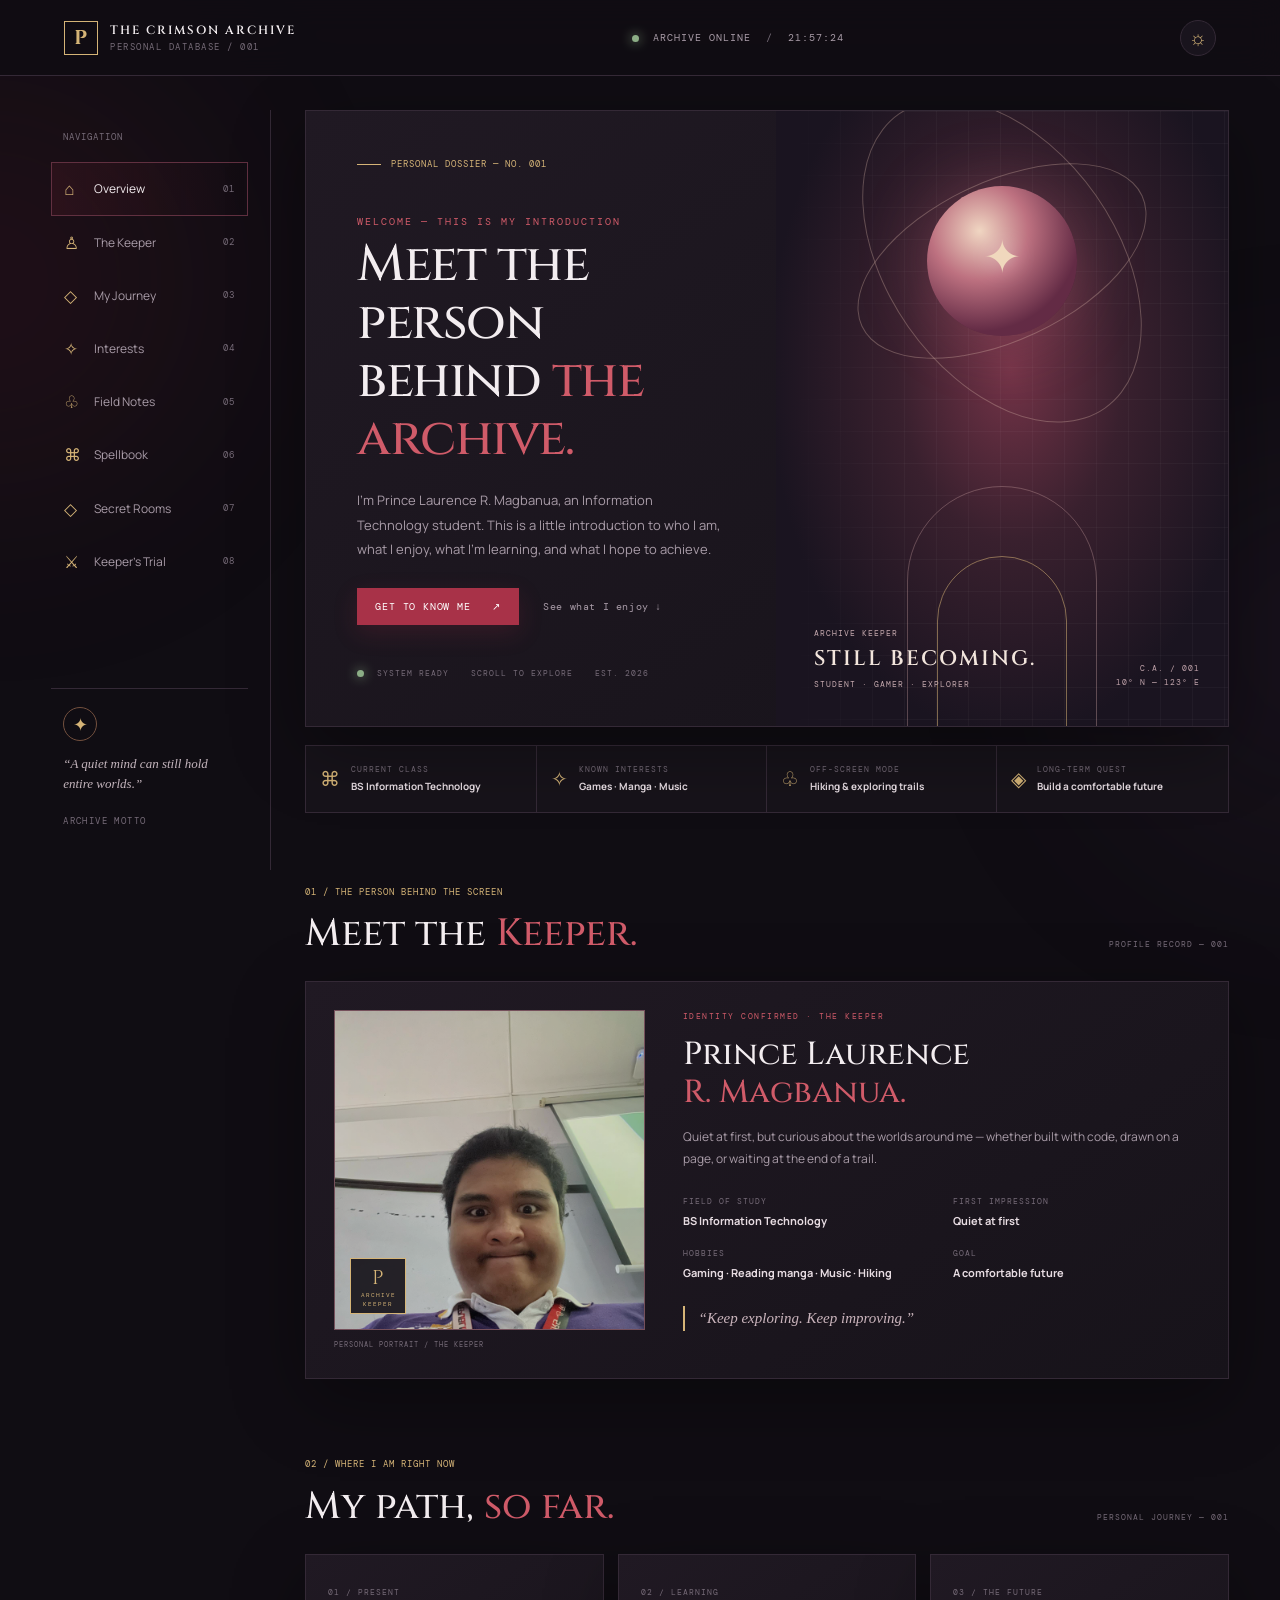
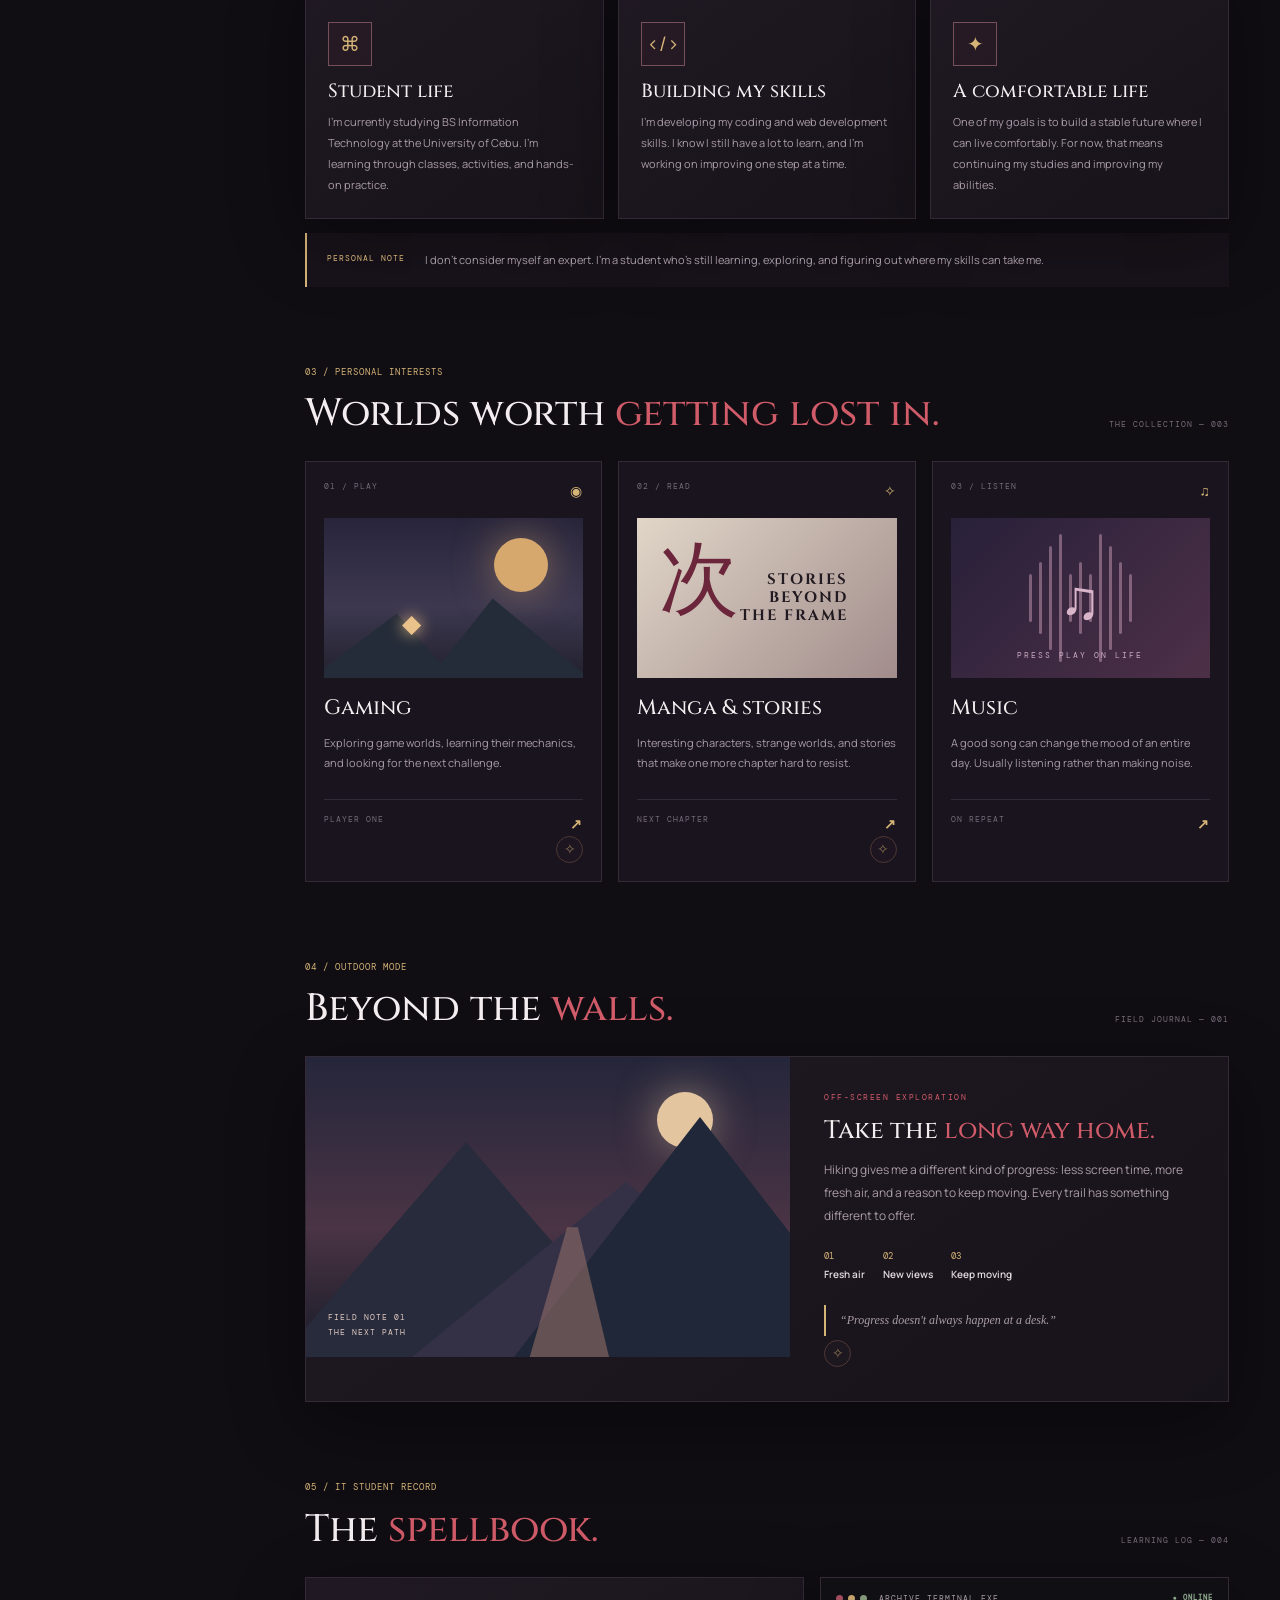
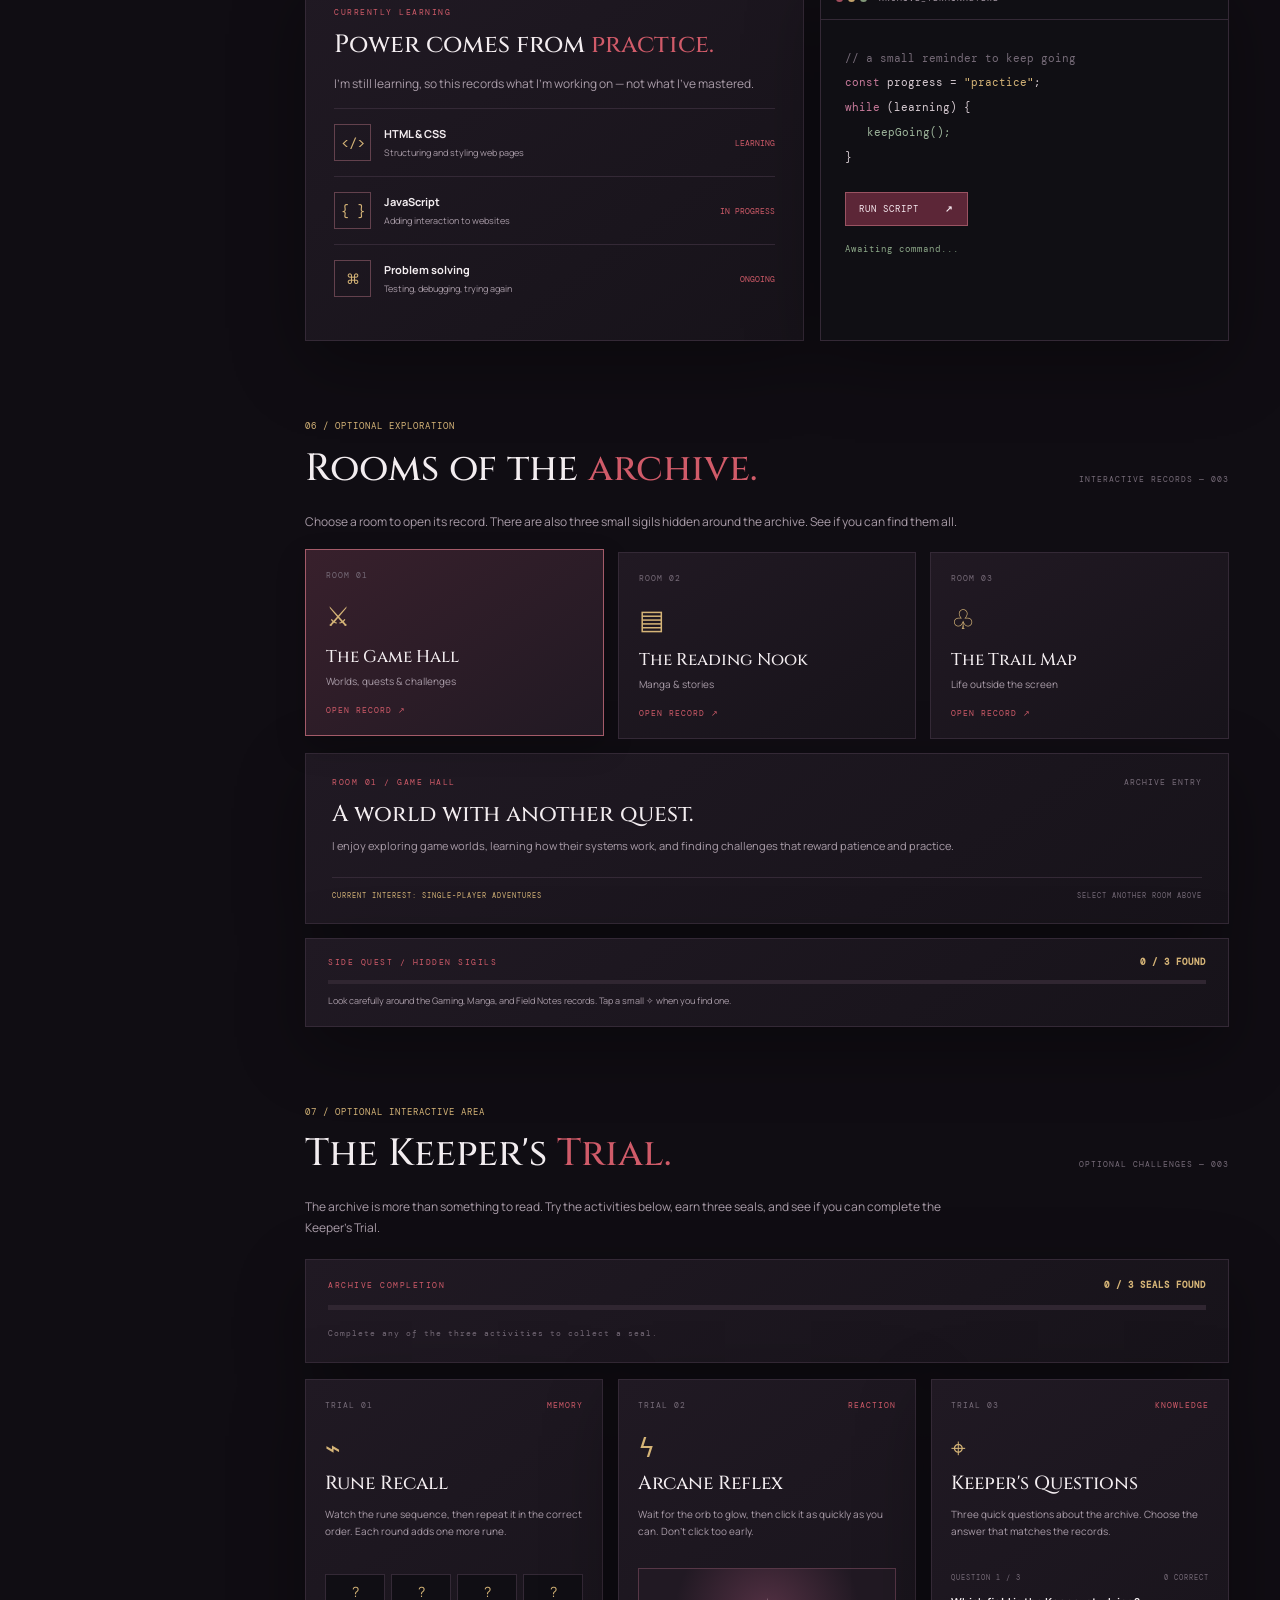
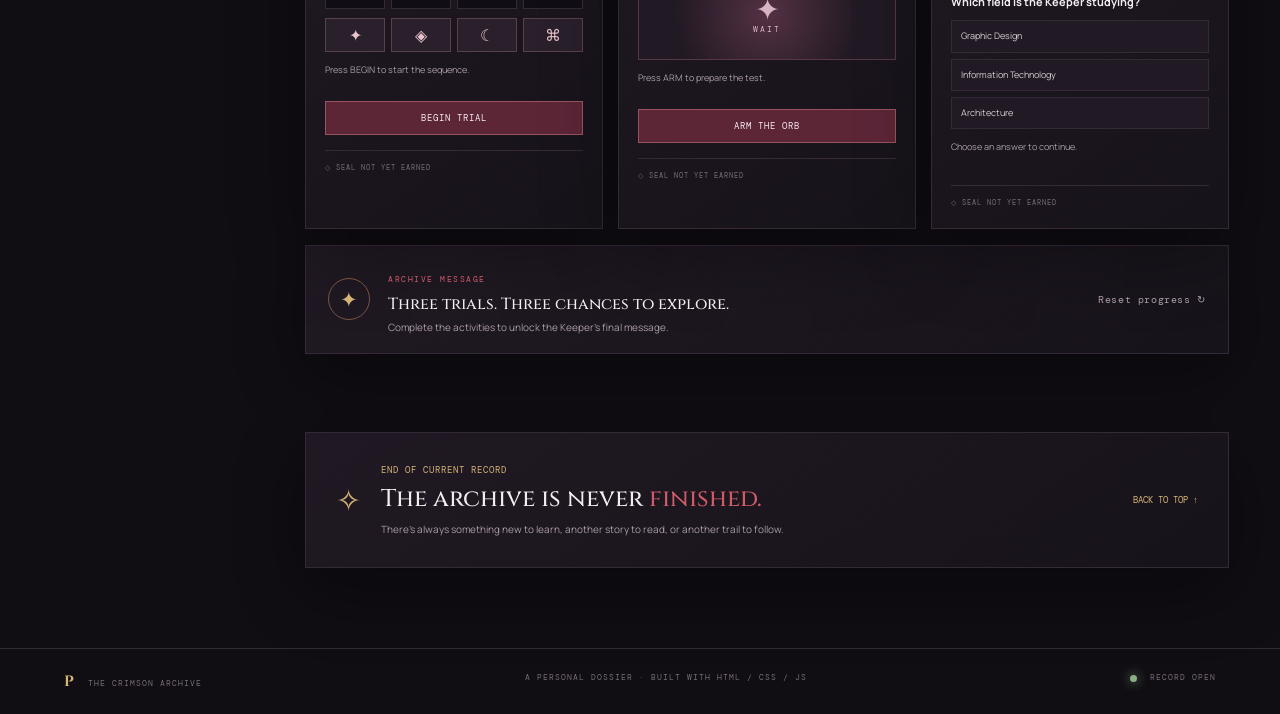
<file: 45 SECOND CHALLENGE/index.html>
<!doctype html>
<html lang="en">
<head>
  <meta charset="utf-8"><meta name="viewport" content="width=device-width,initial-scale=1">
  <meta name="theme-color" content="#100d13">
  <title>Prince | The Crimson Archive</title>
  <link rel="preconnect" href="https://fonts.googleapis.com"><link rel="preconnect" href="https://fonts.gstatic.com" crossorigin>
  <link href="https://fonts.googleapis.com/css2?family=Cinzel:wght@400;500;600;700;800&family=DM+Mono:wght@400;500&family=Manrope:wght@400;500;600;700;800&display=swap" rel="stylesheet">
  <link rel="stylesheet" href="style.css">
</head>
<body>
  <div class="ambient ambient-one"></div><div class="ambient ambient-two"></div>
  <header class="topbar">
    <a class="brand" href="#home"><span class="brand-mark">P</span><span>THE CRIMSON ARCHIVE<small>PERSONAL DATABASE / 001</small></span></a>
    <div class="top-status"><span class="live-dot"></span> ARCHIVE ONLINE <span class="status-divider">/</span> <span id="clock">00:00:00</span></div>
    <button class="icon-button" id="themeToggle" aria-label="Toggle light theme" title="Toggle theme">☼</button>
  </header>

  <div class="shell" id="home">
    <aside class="sidebar">
      <div class="side-label">NAVIGATION</div>
      <a class="nav-link active" href="#home"><span>⌂</span> Overview <small>01</small></a>
      <a class="nav-link" href="#profile"><span>♙</span> The Keeper <small>02</small></a>
      <a class="nav-link" href="#journey"><span>◇</span> My Journey <small>03</small></a>
      <a class="nav-link" href="#interests"><span>✧</span> Interests <small>04</small></a>
      <a class="nav-link" href="#fieldnotes"><span>♧</span> Field Notes <small>05</small></a>
      <a class="nav-link" href="#skills"><span>⌘</span> Spellbook <small>06</small></a>
      <a class="nav-link" href="#expedition"><span>◇</span> Secret Rooms <small>07</small></a>
      <a class="nav-link" href="#trial"><span>⚔</span> Keeper's Trial <small>08</small></a>
      <div class="sidebar-bottom"><div class="mini-seal">✦</div><p>“A quiet mind can still hold entire worlds.”</p><span>ARCHIVE MOTTO</span></div>
    </aside>

    <main>
      <section class="hero panel">
        <div class="hero-copy">
          <div class="eyebrow"><span class="eyebrow-line"></span> PERSONAL DOSSIER — NO. 001</div>
          <p class="overline">WELCOME — THIS IS MY INTRODUCTION</p>
          <h1>Meet the person<br>behind <em>the archive.</em></h1>
          <p class="hero-text">I'm Prince Laurence R. Magbanua, an Information Technology student. This is a little introduction to who I am, what I enjoy, what I'm learning, and what I hope to achieve.</p>
          <div class="hero-actions"><a class="primary-button" href="#profile">GET TO KNOW ME <span>↗</span></a><a class="text-button" href="#interests">See what I enjoy ↓</a></div>
          <div class="hero-meta"><span><i class="live-dot"></i> SYSTEM READY</span><span>SCROLL TO EXPLORE</span><span>EST. 2026</span></div>
        </div>
        <div class="hero-art" aria-label="Abstract crimson fantasy archive illustration">
          <div class="art-grid"></div><div class="art-orb"></div><div class="art-ring ring-a"></div><div class="art-ring ring-b"></div><div class="art-arch arch-a"></div><div class="art-arch arch-b"></div><div class="art-sigil">✦</div>
          <div class="art-caption"><span>ARCHIVE KEEPER</span><strong>STILL BECOMING.</strong><small>STUDENT · GAMER · EXPLORER</small></div><div class="art-coord">C.A. / 001<br>10° N — 123° E</div>
        </div>
      </section>

      <section class="quick-stats">
        <div><span class="stat-icon">⌘</span><span><small>CURRENT CLASS</small><strong>BS Information Technology</strong></span></div>
        <div><span class="stat-icon">✧</span><span><small>KNOWN INTERESTS</small><strong>Games · Manga · Music</strong></span></div>
        <div><span class="stat-icon">♧</span><span><small>OFF-SCREEN MODE</small><strong>Hiking & exploring trails</strong></span></div>
        <div><span class="stat-icon">◈</span><span><small>LONG-TERM QUEST</small><strong>Build a comfortable future</strong></span></div>
      </section>

      <section class="section-block" id="profile">
        <div class="section-heading"><div><div class="eyebrow">01 / THE PERSON BEHIND THE SCREEN</div><h2>Meet the <em>Keeper.</em></h2></div><span class="section-index">PROFILE RECORD — 001</span></div>
        <div class="profile-layout panel">
          <div class="portrait-wrap"><div class="portrait-frame"><img src="my-photo.jpg" alt="Portrait of Prince Laurence R. Magbanua"><div class="portrait-stamp">P<br><small>ARCHIVE<br>KEEPER</small></div></div><span class="photo-note">PERSONAL PORTRAIT / THE KEEPER</span></div>
          <div class="profile-info"><div class="tag">IDENTITY CONFIRMED · THE KEEPER</div><h3>Prince Laurence<br><em>R. Magbanua.</em></h3><p>Quiet at first, but curious about the worlds around me — whether built with code, drawn on a page, or waiting at the end of a trail.</p>
            <div class="profile-facts"><div><small>FIELD OF STUDY</small><strong>BS Information Technology</strong></div><div><small>FIRST IMPRESSION</small><strong>Quiet at first</strong></div><div><small>HOBBIES</small><strong>Gaming · Reading manga · Music · Hiking</strong></div><div><small>GOAL</small><strong>A comfortable future</strong></div></div>
            <blockquote>“Keep exploring. Keep improving.”</blockquote>
          </div>
        </div>
      </section>

      <section class="section-block" id="journey">
        <div class="section-heading"><div><div class="eyebrow">02 / WHERE I AM RIGHT NOW</div><h2>My path, <em>so far.</em></h2></div><span class="section-index">PERSONAL JOURNEY — 001</span></div>
        <div class="journey-grid">
          <article class="journey-card panel"><span class="journey-number">01 / PRESENT</span><div class="journey-icon">⌘</div><h3>Student life</h3><p>I'm currently studying BS Information Technology at the University of Cebu. I'm learning through classes, activities, and hands-on practice.</p></article>
          <article class="journey-card panel"><span class="journey-number">02 / LEARNING</span><div class="journey-icon">&lt;/&gt;</div><h3>Building my skills</h3><p>I'm developing my coding and web development skills. I know I still have a lot to learn, and I'm working on improving one step at a time.</p></article>
          <article class="journey-card panel"><span class="journey-number">03 / THE FUTURE</span><div class="journey-icon">✦</div><h3>A comfortable life</h3><p>One of my goals is to build a stable future where I can live comfortably. For now, that means continuing my studies and improving my abilities.</p></article>
        </div>
        <div class="journey-note"><span>PERSONAL NOTE</span><p>I don't consider myself an expert. I'm a student who's still learning, exploring, and figuring out where my skills can take me.</p></div>
      </section>

      <section class="section-block" id="interests">
        <div class="section-heading"><div><div class="eyebrow">03 / PERSONAL INTERESTS</div><h2>Worlds worth <em>getting lost in.</em></h2></div><span class="section-index">THE COLLECTION — 003</span></div>
        <div class="interest-grid">
          <article class="interest-card game-card"><div class="card-top"><span>01 / PLAY</span><span>◉</span></div><div class="interest-art game-art"><div class="pixel-sun"></div><div class="pixel-mountain"></div><div class="pixel-player">◆</div></div><h3>Gaming</h3><p>Exploring game worlds, learning their mechanics, and looking for the next challenge.</p><span class="card-foot">PLAYER ONE <b>↗</b></span><button class="hidden-sigil" data-sigil="1" aria-label="Collect hidden sigil">✧</button></article>
          <article class="interest-card manga-card"><div class="card-top"><span>02 / READ</span><span>✧</span></div><div class="interest-art manga-art"><div class="manga-kanji">次</div><div class="manga-lines">STORIES<br>BEYOND<br>THE FRAME</div></div><h3>Manga & stories</h3><p>Interesting characters, strange worlds, and stories that make one more chapter hard to resist.</p><span class="card-foot">NEXT CHAPTER <b>↗</b></span><button class="hidden-sigil" data-sigil="2" aria-label="Collect hidden sigil">✧</button></article>
          <article class="interest-card music-card"><div class="card-top"><span>03 / LISTEN</span><span>♫</span></div><div class="interest-art music-art"><div class="sound-bars"><i></i><i></i><i></i><i></i><i></i><i></i><i></i><i></i><i></i><i></i><i></i></div><span>♫</span><small>PRESS PLAY ON LIFE</small></div><h3>Music</h3><p>A good song can change the mood of an entire day. Usually listening rather than making noise.</p><span class="card-foot">ON REPEAT <b>↗</b></span></article>
        </div>
      </section>

      <section class="section-block" id="fieldnotes">
        <div class="section-heading"><div><div class="eyebrow">04 / OUTDOOR MODE</div><h2>Beyond the <em>walls.</em></h2></div><span class="section-index">FIELD JOURNAL — 001</span></div>
        <div class="field-panel panel"><div class="field-art"><div class="field-moon"></div><div class="mountain m1"></div><div class="mountain m2"></div><div class="mountain m3"></div><div class="trail-path"></div><span class="field-coordinate">FIELD NOTE 01<br>THE NEXT PATH</span></div><div class="field-copy"><div class="tag">OFF-SCREEN EXPLORATION</div><h3>Take the <em>long way home.</em></h3><p>Hiking gives me a different kind of progress: less screen time, more fresh air, and a reason to keep moving. Every trail has something different to offer.</p><div class="field-details"><span>01 <b>Fresh air</b></span><span>02 <b>New views</b></span><span>03 <b>Keep moving</b></span></div><p class="field-quote">“Progress doesn't always happen at a desk.”</p><button class="hidden-sigil field-sigil" data-sigil="3" aria-label="Collect hidden sigil">✧</button></div></div>
      </section>

      <section class="section-block" id="skills">
        <div class="section-heading"><div><div class="eyebrow">05 / IT STUDENT RECORD</div><h2>The <em>spellbook.</em></h2></div><span class="section-index">LEARNING LOG — 004</span></div>
        <div class="skills-layout"><div class="skills-copy panel"><div class="tag">CURRENTLY LEARNING</div><h3>Power comes from <em>practice.</em></h3><p>I'm still learning, so this records what I'm working on — not what I've mastered.</p><div class="skill-row"><span class="skill-symbol">&lt;/&gt;</span><span><strong>HTML & CSS</strong><small>Structuring and styling web pages</small></span><b>LEARNING</b></div><div class="skill-row"><span class="skill-symbol">{ }</span><span><strong>JavaScript</strong><small>Adding interaction to websites</small></span><b>IN PROGRESS</b></div><div class="skill-row"><span class="skill-symbol">⌘</span><span><strong>Problem solving</strong><small>Testing, debugging, trying again</small></span><b>ONGOING</b></div></div>
          <div class="terminal panel"><div class="terminal-head"><span><i></i><i></i><i></i></span><small>ARCHIVE_TERMINAL.EXE</small><b>● ONLINE</b></div><div class="terminal-body"><p class="terminal-muted">// a small reminder to keep going</p><p><span>const</span> progress = <em>"practice"</em>;</p><p><span>while</span> (learning) {</p><p class="indent">keepGoing();</p><p>}</p><button id="runCode" class="terminal-button">RUN SCRIPT <b>↗</b></button><div id="terminalOutput" class="terminal-output" aria-live="polite">Awaiting command...</div></div></div>
        </div>
      </section>

      <section class="section-block" id="expedition">
        <div class="section-heading"><div><div class="eyebrow">06 / OPTIONAL EXPLORATION</div><h2>Rooms of the <em>archive.</em></h2></div><span class="section-index">INTERACTIVE RECORDS — 003</span></div>
        <p class="trial-intro">Choose a room to open its record. There are also three small sigils hidden around the archive. See if you can find them all.</p>
        <div class="room-grid">
          <button class="room-card active" data-room="gaming"><span class="room-number">ROOM 01</span><span class="room-icon">⚔</span><strong>The Game Hall</strong><small>Worlds, quests & challenges</small><span class="room-open">OPEN RECORD ↗</span></button>
          <button class="room-card" data-room="reading"><span class="room-number">ROOM 02</span><span class="room-icon">▤</span><strong>The Reading Nook</strong><small>Manga & stories</small><span class="room-open">OPEN RECORD ↗</span></button>
          <button class="room-card" data-room="trails"><span class="room-number">ROOM 03</span><span class="room-icon">♧</span><strong>The Trail Map</strong><small>Life outside the screen</small><span class="room-open">OPEN RECORD ↗</span></button>
        </div>
        <div class="room-record panel" aria-live="polite"><div class="room-record-top"><span class="tag" id="roomLabel">ROOM 01 / GAME HALL</span><span>ARCHIVE ENTRY</span></div><h3 id="roomTitle">A world with another quest.</h3><p id="roomText">I enjoy exploring game worlds, learning how their systems work, and finding challenges that reward patience and practice.</p><div class="room-record-bottom"><span id="roomFact">CURRENT INTEREST: SINGLE-PLAYER ADVENTURES</span><span>SELECT ANOTHER ROOM ABOVE</span></div></div>
        <div class="sigil-hunt panel"><div class="sigil-count"><span class="tag">SIDE QUEST / HIDDEN SIGILS</span><strong id="sigilCount">0 / 3 FOUND</strong></div><div class="sigil-track"><span id="sigilBar"></span></div><p id="sigilMessage">Look carefully around the Gaming, Manga, and Field Notes records. Tap a small ✧ when you find one.</p></div>
      </section>

      <section class="section-block trial-section" id="trial">
        <div class="section-heading"><div><div class="eyebrow">07 / OPTIONAL INTERACTIVE AREA</div><h2>The Keeper's <em>Trial.</em></h2></div><span class="section-index">OPTIONAL CHALLENGES — 003</span></div>
        <p class="trial-intro">The archive is more than something to read. Try the activities below, earn three seals, and see if you can complete the Keeper's Trial.</p>
        <div class="progress-panel panel"><div><span class="tag">ARCHIVE COMPLETION</span><strong id="progressText">0 / 3 SEALS FOUND</strong></div><div class="progress-track"><span id="progressBar"></span></div><small id="progressHint">Complete any of the three activities to collect a seal.</small></div>
        <div class="challenge-grid">
          <article class="challenge-card panel"><div class="challenge-number">TRIAL 01 <span>MEMORY</span></div><div class="challenge-icon">⌁</div><h3>Rune Recall</h3><p>Watch the rune sequence, then repeat it in the correct order. Each round adds one more rune.</p><div class="rune-display" id="runeDisplay"><span>?</span><span>?</span><span>?</span><span>?</span></div><div class="rune-buttons"><button data-rune="0">✦</button><button data-rune="1">◈</button><button data-rune="2">☾</button><button data-rune="3">⌘</button></div><div class="challenge-status" id="runeStatus">Press BEGIN to start the sequence.</div><button class="challenge-button" id="runeStart">BEGIN TRIAL</button><div class="seal-status" id="runeSeal">◇ SEAL NOT YET EARNED</div></article>
          <article class="challenge-card panel"><div class="challenge-number">TRIAL 02 <span>REACTION</span></div><div class="challenge-icon">ϟ</div><h3>Arcane Reflex</h3><p>Wait for the orb to glow, then click it as quickly as you can. Don't click too early.</p><button class="reaction-orb" id="reactionOrb" aria-label="Reaction target"><span>✦</span><small>WAIT</small></button><div class="challenge-status" id="reactionStatus">Press ARM to prepare the test.</div><button class="challenge-button" id="reactionStart">ARM THE ORB</button><div class="seal-status" id="reactionSeal">◇ SEAL NOT YET EARNED</div></article>
          <article class="challenge-card panel"><div class="challenge-number">TRIAL 03 <span>KNOWLEDGE</span></div><div class="challenge-icon">⌖</div><h3>Keeper's Questions</h3><p>Three quick questions about the archive. Choose the answer that matches the records.</p><div class="quiz-area"><div class="quiz-top"><span id="quizCount">QUESTION 1 / 3</span><span id="quizScore">0 CORRECT</span></div><h4 id="quizQuestion">Which field is the Keeper studying?</h4><div class="quiz-options" id="quizOptions"><button data-answer="0">Graphic Design</button><button data-answer="1">Information Technology</button><button data-answer="2">Architecture</button></div><div class="challenge-status" id="quizStatus">Choose an answer to continue.</div></div><div class="seal-status" id="quizSeal">◇ SEAL NOT YET EARNED</div></article>
        </div>
        <div class="trial-finish panel" id="trialFinish"><div class="finish-seal">✦</div><div><span class="tag">ARCHIVE MESSAGE</span><h3 id="finishTitle">Three trials. Three chances to explore.</h3><p id="finishText">Complete the activities to unlock the Keeper's final message.</p></div><button id="resetTrials" class="text-button">Reset progress ↻</button></div>
      </section>

      <section class="closing panel"><div class="closing-symbol">✧</div><div><div class="eyebrow">END OF CURRENT RECORD</div><h2>The archive is never <em>finished.</em></h2><p>There's always something new to learn, another story to read, or another trail to follow.</p></div><a href="#home" class="back-top">BACK TO TOP ↑</a></section>
    </main>
  </div>
  <footer><span><b>P</b> THE CRIMSON ARCHIVE</span><span>A PERSONAL DOSSIER · BUILT WITH HTML / CSS / JS</span><span><i class="live-dot"></i> RECORD OPEN</span></footer>
  <div class="toast" id="toast" role="status" aria-live="polite"></div>
  <script src="script.js"></script>
</body></html>
</file>
<file: 45 SECOND CHALLENGE/style.css>
:root{--bg:#100d13;--panel:#19141d;--panel2:#211a25;--line:#342936;--text:#f3edf0;--muted:#a99ca8;--dim:#766b78;--red:#a83248;--red2:#d05b69;--gold:#d5b477;--green:#8ba58b;--shadow:0 22px 70px #0005}*{box-sizing:border-box}html{scroll-behavior:smooth;scroll-padding-top:90px}body{margin:0;background:var(--bg);color:var(--text);font-family:Manrope,Arial,sans-serif;line-height:1.6;overflow-x:hidden}a{color:inherit;text-decoration:none}button{font:inherit;cursor:pointer}.ambient{position:fixed;width:420px;height:420px;border-radius:50%;filter:blur(120px);opacity:.12;pointer-events:none;z-index:-1}.ambient-one{background:#9b263f;top:8%;left:-220px}.ambient-two{background:#56365e;right:-250px;top:48%}.topbar{height:76px;border-bottom:1px solid var(--line);display:flex;align-items:center;justify-content:space-between;padding:0 clamp(20px,5vw,76px);position:sticky;top:0;z-index:20;background:#100d13eF;backdrop-filter:blur(16px)}.brand{display:flex;align-items:center;gap:12px;font:600 12px Cinzel,serif;letter-spacing:2px}.brand-mark{width:34px;height:34px;border:1px solid var(--gold);color:var(--gold);display:grid;place-items:center;font:700 20px Cinzel}.brand small{display:block;font:9px 'DM Mono';letter-spacing:1.5px;color:var(--dim);margin-top:3px}.top-status,.hero-meta,.section-index,.eyebrow,.tag,.side-label,.nav-link small,.photo-note,.card-top,.card-foot,.challenge-number,.seal-status,.progress-panel strong,.progress-panel small,.quiz-top,.terminal-head,.terminal-output,footer,.art-caption span,.art-caption small,.art-coord,.field-coordinate{font-family:'DM Mono',monospace;letter-spacing:1px}.top-status{font-size:10px;color:var(--muted)}.live-dot{display:inline-block;width:7px;height:7px;background:#8cae86;border-radius:50%;box-shadow:0 0 12px #8cae86;vertical-align:middle;margin-right:7px}.status-divider{color:var(--dim);padding:0 8px}.icon-button{border:1px solid var(--line);background:var(--panel);color:var(--gold);width:36px;height:36px;border-radius:50%;font-size:20px}.shell{max-width:1440px;margin:auto;display:grid;grid-template-columns:220px minmax(0,1fr);gap:34px;padding:34px clamp(20px,4vw,60px) 80px}.sidebar{position:sticky;top:110px;height:calc(100vh - 140px);min-height:520px;border-right:1px solid var(--line);padding:12px 22px 20px 0;display:flex;flex-direction:column}.side-label{font-size:9px;color:var(--dim);margin:8px 0 18px 12px}.nav-link{display:flex;align-items:center;gap:12px;padding:12px;border:1px solid transparent;color:var(--muted);font-size:12px;transition:.2s}.nav-link span{font-size:17px;color:var(--gold);width:18px}.nav-link small{margin-left:auto;font-size:9px;color:var(--dim)}.nav-link:hover,.nav-link.active{background:linear-gradient(90deg,#8d2a3c25,transparent);border-color:#613040;color:var(--text)}.sidebar-bottom{margin-top:auto;padding:18px 12px;border-top:1px solid var(--line)}.mini-seal{width:34px;height:34px;display:grid;place-items:center;border:1px solid #74513f;color:var(--gold);border-radius:50%;font-size:18px}.sidebar-bottom p{font:italic 13px Georgia;color:#c4b5bd;line-height:1.5}.sidebar-bottom span{font:9px 'DM Mono';color:var(--dim);letter-spacing:1.4px}main{min-width:0}.panel{background:linear-gradient(145deg,#201923,#17131a);border:1px solid var(--line);box-shadow:var(--shadow)}.hero{min-height:450px;display:grid;grid-template-columns:1.02fr .98fr;overflow:hidden;position:relative}.hero-copy{padding:46px clamp(25px,4vw,58px);position:relative;z-index:2}.eyebrow{font-size:9px;color:var(--gold);display:flex;align-items:center;gap:10px}.eyebrow-line{width:24px;height:1px;background:var(--gold)}.overline{font:10px 'DM Mono';color:var(--red2);letter-spacing:2px;margin:44px 0 8px}.hero h1{font:500 clamp(36px,4vw,58px)/1.13 Cinzel,serif;letter-spacing:-1.5px;margin:0}.hero h1 em,h2 em,h3 em{font-style:normal;color:var(--red2)}.hero-text{max-width:480px;color:var(--muted);font-size:13px;line-height:1.9;margin:20px 0 26px}.hero-actions{display:flex;align-items:center;gap:24px;flex-wrap:wrap}.primary-button{background:var(--red);color:white;padding:12px 18px;font:10px 'DM Mono';letter-spacing:.8px;box-shadow:0 8px 24px #9e2c4533;transition:.2s}.primary-button:hover{background:#c2475b;transform:translateY(-2px)}.primary-button span{margin-left:15px}.text-button{background:none;border:0;color:var(--muted);font:10px 'DM Mono';letter-spacing:.6px;padding:10px 0}.text-button:hover{color:var(--gold)}.hero-meta{display:flex;gap:22px;flex-wrap:wrap;margin-top:42px;font-size:8px;color:var(--dim)}.hero-art{position:relative;overflow:hidden;min-height:450px;background:radial-gradient(ellipse at 52% 42%,#733347 0,#39202e 34%,#1a1420 73%)}.art-grid{position:absolute;inset:0;background-image:linear-gradient(#ffffff08 1px,transparent 1px),linear-gradient(90deg,#ffffff08 1px,transparent 1px);background-size:32px 32px;mask-image:linear-gradient(90deg,transparent,#000 30%)}.art-orb{position:absolute;width:150px;height:150px;border-radius:50%;background:radial-gradient(circle at 35% 30%,#f0d6c2,#bd7180 34%,#632b45 70%);left:calc(50% - 75px);top:75px;box-shadow:0 0 70px #c96c8155}.art-ring{position:absolute;border:1px solid #d8b8a855;border-radius:50%;left:50%;top:150px;transform:translate(-50%,-50%) rotate(-25deg)}.ring-a{width:310px;height:160px}.ring-b{width:360px;height:230px;transform:translate(-50%,-50%) rotate(55deg)}.art-arch{position:absolute;bottom:-100px;width:190px;height:340px;border:1px solid #caa1a05c;border-radius:100px 100px 0 0}.arch-a{left:calc(50% - 95px)}.arch-b{left:calc(50% - 65px);width:130px;height:270px;border-color:#d8b47788}.art-sigil{position:absolute;left:50%;top:145px;transform:translate(-50%,-50%);font-size:46px;color:#f0d8bd;text-shadow:0 0 25px #fff8}.art-caption{position:absolute;bottom:35px;left:38px;display:grid;gap:5px}.art-caption span,.art-caption small{font-size:8px;color:#c5a9ae}.art-caption strong{font:600 21px Cinzel;color:#f2e5dc;letter-spacing:2px}.art-coord{position:absolute;right:28px;bottom:36px;text-align:right;font-size:8px;line-height:1.8;color:#bfa2a9}.quick-stats{display:grid;grid-template-columns:repeat(4,1fr);margin:18px 0 72px;border:1px solid var(--line);background:#17131a}.quick-stats>div{padding:17px 14px;display:flex;align-items:center;gap:11px;border-right:1px solid var(--line)}.quick-stats>div:last-child{border:0}.stat-icon{font-size:20px;color:var(--gold)}.quick-stats small,.profile-facts small{display:block;font:8px 'DM Mono';color:var(--dim);letter-spacing:1px}.quick-stats strong{display:block;font-size:10px;margin-top:4px;color:#e6dce2}.section-block{margin:0 0 78px}.section-heading{display:flex;align-items:end;justify-content:space-between;gap:20px;margin-bottom:22px}.section-heading .eyebrow{margin-bottom:9px}.section-heading h2,.closing h2{font:500 clamp(27px,3vw,38px) Cinzel;margin:0}.section-index{font-size:8px;color:var(--dim);padding-bottom:8px}.profile-layout{padding:28px;display:grid;grid-template-columns:minmax(200px,.75fr) 1.25fr;gap:38px}.portrait-frame{height:320px;position:relative;overflow:hidden;background:radial-gradient(circle at 50% 28%,#744353,#29202b 60%,#17131a);border:1px solid #75505b;display:grid;place-items:center}.portrait-frame img{width:100%;height:100%;object-fit:cover;opacity:.8}.portrait-stamp{position:absolute;bottom:15px;left:15px;width:56px;height:56px;background:#17131ae8;border:1px solid var(--gold);display:grid;place-content:center;text-align:center;font:20px Cinzel;color:var(--gold)}.portrait-stamp small{font:6px 'DM Mono';line-height:1.4;letter-spacing:1px}.photo-note{display:block;color:var(--dim);font-size:7px;margin-top:9px}.tag{font-size:8px;color:var(--red2);letter-spacing:1.5px}.profile-info h3{font:500 32px/1.2 Cinzel;margin:13px 0}.profile-info>p,.field-copy>p,.skills-copy>p{font-size:12px;color:var(--muted);line-height:1.9}.profile-facts{display:grid;grid-template-columns:1fr 1fr;gap:18px 24px;margin:25px 0}.profile-facts strong{display:block;font-size:11px;color:#e7dce2;margin-top:6px}.profile-info blockquote,.field-quote{border-left:2px solid var(--gold);padding:4px 0 4px 14px;margin:24px 0 0;font:italic 15px Georgia;color:#cbb5bd}.interest-grid{display:grid;grid-template-columns:repeat(3,1fr);gap:16px}.interest-card{background:var(--panel);border:1px solid var(--line);padding:18px;transition:.25s;min-width:0}.interest-card:hover{transform:translateY(-5px);border-color:#80505c;box-shadow:0 18px 40px #0004}.card-top{display:flex;justify-content:space-between;color:var(--dim);font-size:8px}.card-top span:last-child{color:var(--gold);font-size:14px}.interest-art{height:160px;margin:16px 0;position:relative;overflow:hidden;display:grid;place-items:center}.game-art{background:linear-gradient(#28253b,#3d3850 55%,#22212d)}.pixel-sun{position:absolute;width:54px;height:54px;border-radius:50%;background:#d7a86e;top:20px;right:35px;box-shadow:0 0 40px #d7a86e88}.pixel-mountain{position:absolute;bottom:-20px;left:0;width:100%;height:100px;background:#252c39;clip-path:polygon(0 70%,28% 15%,45% 65%,65% 0,100% 75%,100% 100%,0 100%)}.pixel-player{position:absolute;bottom:35px;left:30%;color:#e9c18a;font-size:25px;text-shadow:0 0 15px #f4c98b}.manga-art{background:linear-gradient(135deg,#e1d6c8,#a18c8b);color:#211a20}.manga-kanji{font:80px serif;position:absolute;left:22px;top:8px;color:#6b263c}.manga-lines{font:700 15px/1.2 Cinzel;letter-spacing:2px;text-align:right;margin-left:55px}.music-art{background:linear-gradient(135deg,#282039,#4d3048)}.music-art>span{font-size:55px;color:#d9b5c9;z-index:1}.music-art small{position:absolute;bottom:18px;font:8px 'DM Mono';letter-spacing:2px;color:#c8a9bf}.sound-bars{position:absolute;inset:0;display:flex;align-items:center;justify-content:center;gap:7px;opacity:.45}.sound-bars i{width:3px;background:#d7a8c1;border-radius:5px;height:30%}.sound-bars i:nth-child(3n){height:65%}.sound-bars i:nth-child(2n){height:45%}.sound-bars i:nth-child(4n){height:80%}.interest-card h3{font:500 21px Cinzel;margin:0 0 7px}.interest-card p{font-size:11px;color:var(--muted);min-height:55px;line-height:1.8}.card-foot{display:flex;justify-content:space-between;border-top:1px solid var(--line);padding-top:13px;color:var(--dim);font-size:8px}.card-foot b{color:var(--gold);font-size:14px}.field-panel{display:grid;grid-template-columns:1.05fr .95fr;overflow:hidden}.field-art{height:300px;position:relative;overflow:hidden;background:linear-gradient(#25263b,#4a3445 57%,#181b27)}.field-moon{position:absolute;right:16%;top:35px;width:56px;height:56px;border-radius:50%;background:#e3c5a0;box-shadow:0 0 40px #e3c5a088}.mountain{position:absolute;bottom:-5px;width:0;height:0;border-left:190px solid transparent;border-right:190px solid transparent;border-bottom:220px solid #272b3b}.m1{left:-30px}.m2{left:100px;border-bottom-color:#343147;border-left-width:220px;border-right-width:220px;border-bottom-width:180px}.m3{right:-100px;border-bottom-color:#202738;border-bottom-width:245px}.trail-path{position:absolute;bottom:-20px;left:45%;width:90px;height:150px;background:#9c746b;clip-path:polygon(48% 0,60% 0,100% 100%,0 100%);opacity:.55}.field-coordinate{position:absolute;bottom:18px;left:22px;font-size:8px;line-height:1.8;color:#e0c9c1}.field-copy{padding:34px}.field-copy h3,.skills-copy h3{font:500 25px Cinzel;margin:10px 0}.field-details{display:flex;gap:18px;margin:23px 0;color:var(--gold);font:9px 'DM Mono'}.field-details b{display:block;color:#e5dce0;font:600 10px Manrope;margin-top:5px}.field-quote{font-size:14px}.skills-layout{display:grid;grid-template-columns:1.1fr .9fr;gap:16px}.skills-copy{padding:28px}.skill-row{display:flex;align-items:center;gap:13px;border-top:1px solid var(--line);padding:15px 0}.skill-symbol{width:37px;height:37px;border:1px solid #63414d;color:var(--gold);display:grid;place-items:center;font:14px 'DM Mono'}.skill-row>span:nth-child(2){flex:1}.skill-row strong,.skill-row small{display:block}.skill-row strong{font-size:11px}.skill-row small{font-size:9px;color:var(--muted);margin-top:4px}.skill-row>b{font:8px 'DM Mono';color:var(--red2)}.terminal{overflow:hidden;background:#100f14}.terminal-head{height:42px;border-bottom:1px solid var(--line);display:flex;align-items:center;padding:0 15px;gap:12px}.terminal-head>span{display:flex;gap:5px}.terminal-head i{width:7px;height:7px;border-radius:50%;background:#a24d5d}.terminal-head i:nth-child(2){background:#c2a16a}.terminal-head i:nth-child(3){background:#829879}.terminal-head small{font-size:8px;color:var(--muted);flex:1}.terminal-head>b{font-size:7px;color:#8ba58b}.terminal-body{padding:24px;font:11px/1.9 'DM Mono';color:#d7cbd2}.terminal-body p{margin:4px 0}.terminal-body p span{color:#c77a9a}.terminal-body p em{color:#d5b477;font-style:normal}.terminal-muted{color:#766b78!important}.indent{padding-left:22px;color:#9eb69c}.terminal-button,.challenge-button{background:#5c2637;border:1px solid #9a5362;color:#f7eaf0;padding:10px 13px;font:9px 'DM Mono';letter-spacing:1px;margin-top:20px}.terminal-button:hover,.challenge-button:hover{background:#803449}.terminal-button b{margin-left:20px}.terminal-output{margin-top:15px;color:#8eaa8a;font-size:9px;min-height:18px}.trial-intro{max-width:680px;color:var(--muted);font-size:12px;line-height:1.8;margin:-5px 0 20px}.progress-panel{padding:18px 22px;margin-bottom:16px}.progress-panel>div:first-child{display:flex;justify-content:space-between;align-items:center}.progress-panel strong{font-size:9px;color:var(--gold)}.progress-track{height:5px;background:#302631;margin:13px 0 8px;overflow:hidden}.progress-track span{display:block;width:0;height:100%;background:linear-gradient(90deg,#8e3148,#d5b477);transition:width .4s}.progress-panel small{font-size:8px;color:var(--dim)}.challenge-grid{display:grid;grid-template-columns:repeat(3,1fr);gap:15px}.challenge-card{padding:19px;min-width:0}.challenge-number{font-size:8px;color:var(--dim);display:flex;justify-content:space-between}.challenge-number span{color:var(--red2)}.challenge-icon{font-size:26px;color:var(--gold);margin:15px 0 2px}.challenge-card h3{font:500 19px Cinzel;margin:0 0 7px}.challenge-card>p{font-size:10px;color:var(--muted);line-height:1.7;min-height:52px}.rune-display{display:flex;gap:6px;margin:16px 0 9px}.rune-display span{flex:1;min-width:0;height:35px;border:1px solid var(--line);background:#100e14;display:grid;place-items:center;color:var(--gold);font-size:14px}.rune-display span.lit{border-color:var(--gold);box-shadow:0 0 15px #d5b47755;background:#48313b}.rune-buttons{display:flex;gap:6px}.rune-buttons button{flex:1;height:34px;background:#29202b;border:1px solid #59404d;color:#e9c4cc}.rune-buttons button:hover{background:#663346}.challenge-status{font-size:9px;color:var(--muted);min-height:30px;margin-top:11px;line-height:1.6}.challenge-button{margin-top:8px;width:100%}.seal-status{font-size:7px;color:var(--dim);margin-top:15px;border-top:1px solid var(--line);padding-top:11px}.seal-status.earned{color:#d5b477}.reaction-orb{width:100%;height:92px;border:1px solid #573747;background:radial-gradient(circle,#543144,#211923 68%);color:#d7b4c2;margin:10px 0 0;display:grid;place-content:center;gap:0;transition:.15s}.reaction-orb span{font-size:30px;line-height:1}.reaction-orb small{font:8px 'DM Mono';letter-spacing:2px}.reaction-orb.ready{background:radial-gradient(circle,#e6bd79,#87513e 42%,#39212c 75%);color:#fff;box-shadow:0 0 28px #d5a35c66;border-color:#e3c08b}.reaction-orb.early{background:#3b2029;color:#e58c8c}.quiz-area{margin-top:14px}.quiz-top{display:flex;justify-content:space-between;color:var(--dim);font-size:7px}.quiz-area h4{font-size:11px;line-height:1.5;margin:10px 0}.quiz-options{display:grid;gap:6px}.quiz-options button{background:#211a25;border:1px solid var(--line);color:#d9cbd2;text-align:left;padding:8px 9px;font-size:9px}.quiz-options button:hover:not(:disabled){border-color:var(--gold);color:var(--gold)}.quiz-options button:disabled{opacity:.55;cursor:default}.quiz-options button.correct{border-color:#829879;color:#a9c69f}.quiz-options button.wrong{border-color:#a24d5d;color:#e58c8c}.trial-finish{margin-top:16px;padding:18px 22px;display:flex;align-items:center;gap:18px}.finish-seal{width:42px;height:42px;border:1px solid #785542;color:var(--gold);display:grid;place-items:center;border-radius:50%;font-size:21px;flex-shrink:0}.trial-finish>div:nth-child(2){flex:1}.trial-finish h3{font:500 16px Cinzel;margin:4px 0}.trial-finish p{font-size:10px;color:var(--muted);margin:0}.trial-finish .text-button{white-space:nowrap}.closing{padding:30px;display:flex;align-items:center;gap:20px}.closing-symbol{font-size:30px;color:var(--gold)}.closing>div:nth-child(2){flex:1}.closing h2{font-size:24px;margin:6px 0}.closing p{font-size:10px;color:var(--muted);margin:0}.back-top{font:9px 'DM Mono';color:var(--gold);white-space:nowrap}footer{border-top:1px solid var(--line);padding:22px clamp(20px,5vw,76px);display:flex;justify-content:space-between;gap:15px;color:var(--dim);font-size:8px}footer b{font:700 15px Cinzel;color:var(--gold);margin-right:7px}.toast{position:fixed;bottom:25px;left:50%;transform:translate(-50%,20px);background:#2a202b;border:1px solid #76505b;color:#f1e5ea;padding:11px 18px;font:10px 'DM Mono';opacity:0;pointer-events:none;transition:.25s;z-index:50;box-shadow:var(--shadow)}.toast.show{opacity:1;transform:translate(-50%,0)}body.light{--bg:#eee8e5;--panel:#faf6f3;--panel2:#f3eae8;--line:#d9c9c8;--text:#2a2028;--muted:#6f626c;--dim:#887b83;--shadow:0 18px 50px #59414a12}body.light .topbar{background:#eee8e5ed}body.light .panel,body.light .interest-card{background:linear-gradient(145deg,#fffaf7,#f5eeeb)}body.light .quick-stats{background:#faf6f3}body.light .quick-stats strong,body.light .profile-facts strong,body.light .interest-card h3,body.light .skill-row strong{color:#342833}body.light .sidebar-bottom p{color:#665660}body.light .terminal{background:#29232c}body.light .challenge-card{background:#faf6f3}body.light .rune-display span,body.light .quiz-options button{background:#f3eae8;color:#493a46}body.light .rune-buttons button{background:#eee4e3;color:#493a46}body.light .closing{background:#faf6f3}
@media(max-width:1050px){.shell{grid-template-columns:175px minmax(0,1fr);gap:22px}.quick-stats{grid-template-columns:repeat(2,1fr)}.quick-stats>div:nth-child(2){border-right:0}.quick-stats>div:nth-child(-n+2){border-bottom:1px solid var(--line)}.challenge-grid{grid-template-columns:1fr 1fr}.challenge-card:last-child{grid-column:1/-1}.hero-copy{padding:38px 28px}.hero h1{font-size:42px}}
@media(max-width:720px){.topbar{height:64px;padding:0 16px}.top-status{font-size:8px}.brand{font-size:10px;letter-spacing:1px}.shell{display:block;padding:18px 15px 55px}.sidebar{position:static;height:auto;min-height:0;border:1px solid var(--line);padding:8px;display:flex;flex-direction:row;overflow-x:auto;margin-bottom:16px;background:var(--panel)}.side-label,.sidebar-bottom{display:none}.nav-link{white-space:nowrap;padding:9px 11px;font-size:10px}.nav-link small{display:none}.nav-link span{font-size:14px;width:auto}.hero{grid-template-columns:1fr}.hero-copy{padding:30px 24px}.overline{margin-top:28px}.hero h1{font-size:42px}.hero-art{min-height:270px}.art-orb{top:50px;width:120px;height:120px;left:calc(50% - 60px)}.art-ring{top:110px}.art-sigil{top:110px}.art-caption{bottom:20px;left:20px}.art-coord{bottom:20px}.hero-meta{margin-top:28px;gap:12px}.quick-stats{margin-bottom:52px}.quick-stats>div{padding:13px 10px}.quick-stats strong{font-size:9px}.section-block{margin-bottom:55px}.section-heading{align-items:start}.section-index{display:none}.profile-layout{grid-template-columns:1fr;padding:18px;gap:20px}.portrait-frame{height:260px;max-width:320px;margin:auto}.profile-facts{gap:15px}.interest-grid{grid-template-columns:1fr}.interest-card{padding:16px}.interest-art{height:135px}.interest-card p{min-height:0}.field-panel,.skills-layout{grid-template-columns:1fr}.field-art{height:230px}.field-copy{padding:23px}.challenge-grid{grid-template-columns:1fr}.challenge-card:last-child{grid-column:auto}.challenge-card>p{min-height:0}.trial-finish{align-items:flex-start;flex-wrap:wrap}.trial-finish .text-button{margin-left:60px}.closing{padding:22px;align-items:flex-start;flex-wrap:wrap}.closing>div:nth-child(2){min-width:calc(100% - 60px)}.back-top{margin-left:50px}footer{flex-direction:column;align-items:center;text-align:center;gap:10px}}
@media(prefers-reduced-motion:reduce){*,*::before,*::after{scroll-behavior:auto!important;transition:none!important;animation:none!important}}



.room-grid{display:grid;grid-template-columns:repeat(3,1fr);gap:14px;margin:18px 0 14px}.room-card{position:relative;text-align:left;display:flex;flex-direction:column;align-items:flex-start;min-height:185px;padding:20px;background:linear-gradient(145deg,#211923,#17131a);border:1px solid var(--line);color:var(--text);transition:.2s}.room-card:hover,.room-card.active{border-color:#a45b69;transform:translateY(-3px);box-shadow:0 12px 28px #0003}.room-card.active{background:linear-gradient(145deg,#38202c,#211923)}.room-number,.room-open,.room-record-top,.room-record-bottom,.sigil-count{font:8px 'DM Mono';letter-spacing:1px;color:var(--dim)}.room-icon{font-size:27px;color:var(--gold);margin:14px 0 8px}.room-card strong{font:500 17px Cinzel}.room-card small{font-size:10px;color:var(--muted);margin-top:5px}.room-open{margin-top:auto;padding-top:16px;color:var(--red2)}.room-record{padding:23px 26px}.room-record-top,.room-record-bottom{display:flex;justify-content:space-between;gap:12px;flex-wrap:wrap}.room-record-top span:last-child{color:var(--dim)}.room-record h3{font:500 23px Cinzel;margin:12px 0 6px}.room-record p{font-size:11px;line-height:1.9;color:var(--muted);max-width:720px;margin:0 0 20px}.room-record-bottom{border-top:1px solid var(--line);padding-top:13px;font-size:7px}.room-record-bottom span:first-child{color:var(--gold)}.sigil-hunt{padding:17px 22px;margin-top:14px}.sigil-count{display:flex;justify-content:space-between;align-items:center}.sigil-count strong{color:var(--gold);font-size:9px}.sigil-track{height:4px;background:#302631;margin:12px 0 9px}.sigil-track span{display:block;width:0;height:100%;background:linear-gradient(90deg,#8e3148,#d5b477);transition:width .3s}.sigil-hunt p{font-size:9px;color:var(--muted);margin:0;line-height:1.7}.hidden-sigil{float:right;border:1px solid #705044;background:#211923;color:#d5b477;width:27px;height:27px;border-radius:50%;font-size:14px;opacity:.62;transition:.2s}.hidden-sigil:hover{opacity:1;transform:rotate(35deg) scale(1.12);box-shadow:0 0 15px #d5b47755}.hidden-sigil.found{opacity:1;background:#594331;color:#ffe2a7;border-color:#d5b477}.field-sigil{float:none;margin-top:4px}
@media(max-width:1050px){.room-grid{grid-template-columns:repeat(3,1fr)}}
@media(max-width:720px){.room-grid{grid-template-columns:1fr}.room-card{min-height:145px}.room-record{padding:19px}.room-record h3{font-size:20px}.sigil-hunt{padding:15px}.room-record-bottom{font-size:7px}}



.journey-grid{display:grid;grid-template-columns:repeat(3,1fr);gap:14px}.journey-card{padding:22px;min-width:0}.journey-number{font:8px 'DM Mono';letter-spacing:1px;color:var(--dim)}.journey-icon{width:44px;height:44px;margin:20px 0 12px;display:grid;place-items:center;border:1px solid #75505b;color:var(--gold);font-size:20px;background:#38202c55}.journey-card h3{font:500 19px Cinzel;margin:0 0 8px}.journey-card p{font-size:11px;line-height:1.9;color:var(--muted);margin:0}.journey-note{display:flex;gap:20px;align-items:flex-start;margin-top:14px;padding:17px 20px;border-left:2px solid var(--gold);background:#21192388}.journey-note span{font:8px 'DM Mono';letter-spacing:1px;color:var(--gold);white-space:nowrap;padding-top:3px}.journey-note p{font-size:11px;color:var(--muted);margin:0;line-height:1.8}
@media(max-width:1050px){.journey-grid{grid-template-columns:1fr 1fr}.journey-card:last-child{grid-column:1/-1}}
@media(max-width:720px){.journey-grid{grid-template-columns:1fr}.journey-card:last-child{grid-column:auto}.journey-card{padding:18px}.journey-icon{margin:13px 0 10px}.journey-note{display:block}.journey-note p{margin-top:8px}}
</file>
